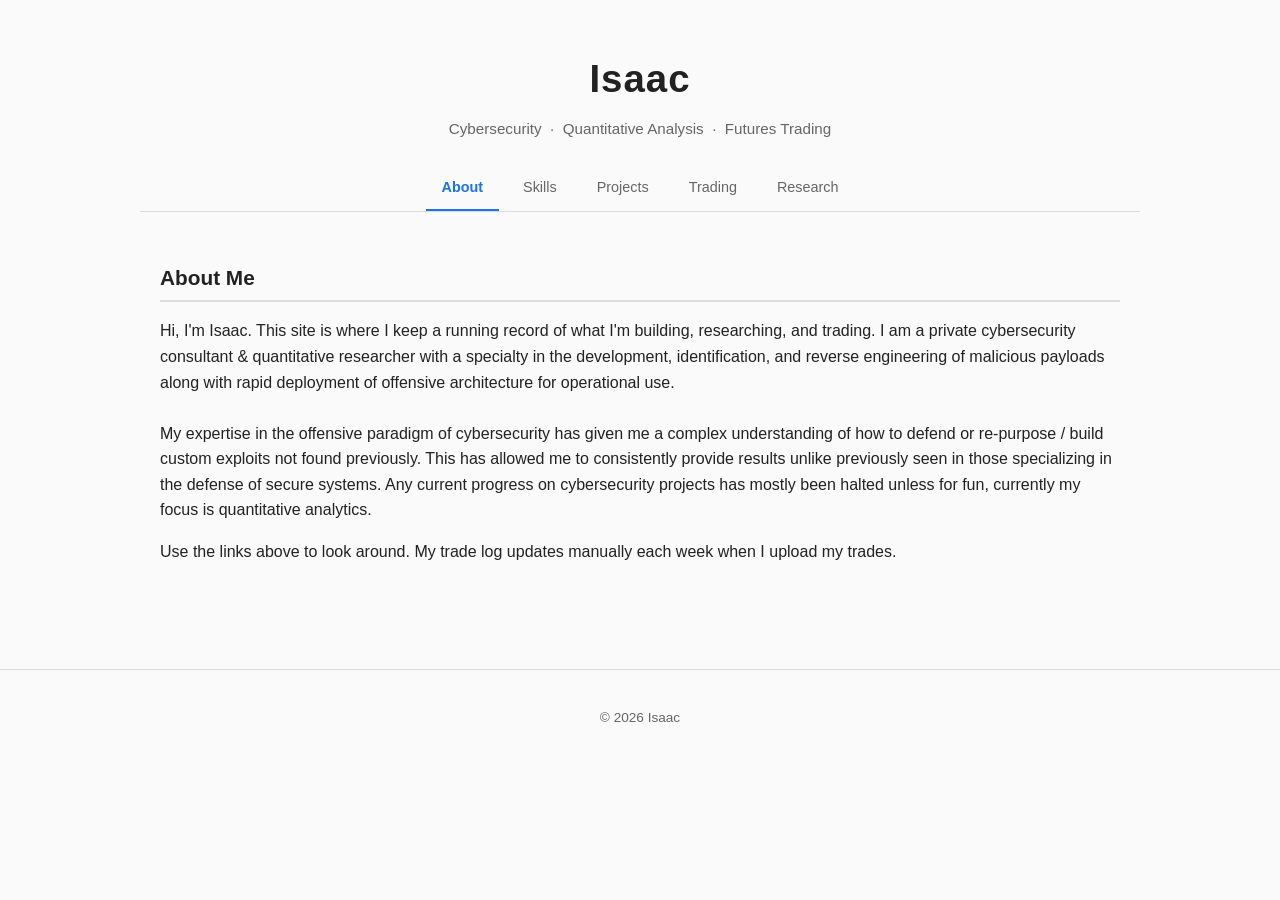
<file: index.html>
<!DOCTYPE html>
<html lang="en">
<head>
  <meta charset="UTF-8">
  <meta name="viewport" content="width=device-width, initial-scale=1.0">
  <title>Isaac</title>
  <link rel="stylesheet" href="style.css">
</head>
<body>

  <header>
    <h1>Isaac</h1>
    <p class="tagline">Cybersecurity &nbsp;&middot;&nbsp; Quantitative Analysis &nbsp;&middot;&nbsp; Futures Trading</p>
  </header>

  <!-- NAV: copied on every page. Move class="active" to the current page's <a>. -->
  <nav>
    <a href="index.html" class="active">About</a>
    <a href="skills.html">Skills</a>
    <a href="projects.html">Projects</a>
    <a href="trading.html">Trading</a>
    <a href="research.html">Research</a>
  </nav>

  <main>

    <!-- ============ ABOUT ME ============ -->
    <!-- EDIT: change the paragraph text below -->
    <section id="about">
      <h2>About Me</h2>
      <p>
        Hi, I'm Isaac. This site is where I keep a running record of
        what I'm building, researching, and trading. I am a private cybersecurity consultant & quantitative researcher with a specialty in the development, identification, and reverse engineering of malicious payloads along with rapid deployment of offensive architecture for operational use.<br><br>My expertise in the offensive paradigm of cybersecurity has given me a complex understanding of how to defend or re-purpose / build custom exploits not found previously. This has allowed me to consistently provide results unlike previously seen in those specializing in the defense of secure systems. Any current progress on cybersecurity projects has mostly been halted unless for fun, currently my focus is quantitative analytics. 
      </p>
      <p>
        Use the links above to look around. My trade log updates manually each week when I upload my trades.
      </p>
    </section>

  </main>

  <footer>
    <p>&copy; <span id="year"></span> Isaac</p>
  </footer>

  <script>
    document.getElementById('year').textContent = new Date().getFullYear();
  </script>
</body>
</html>
</file>
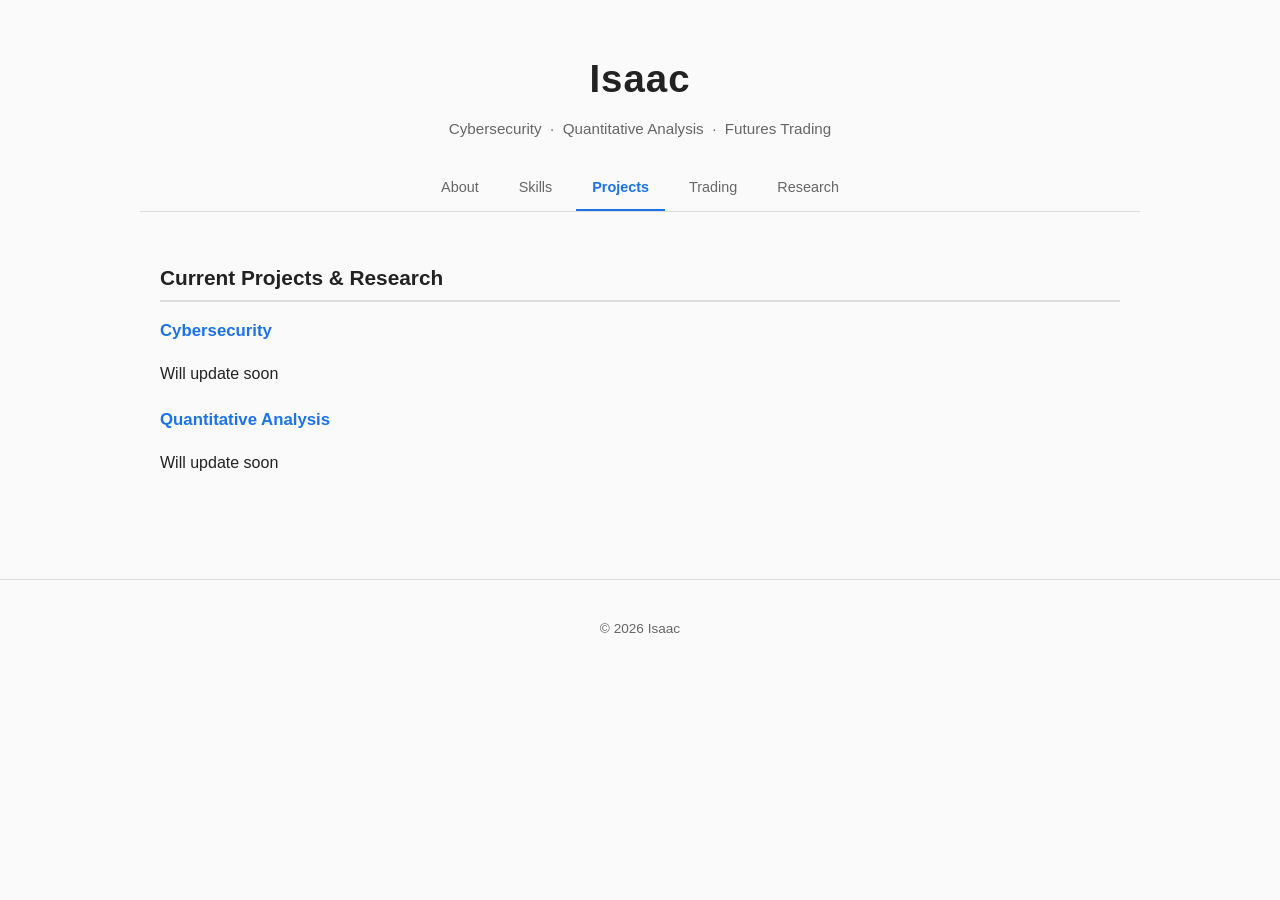
<file: projects.html>
<!DOCTYPE html>
<html lang="en">
<head>
  <meta charset="UTF-8">
  <meta name="viewport" content="width=device-width, initial-scale=1.0">
  <title>Isaac &middot; Projects</title>
  <link rel="stylesheet" href="style.css">
</head>
<body>

  <header>
    <h1>Isaac</h1>
    <p class="tagline">Cybersecurity &nbsp;&middot;&nbsp; Quantitative Analysis &nbsp;&middot;&nbsp; Futures Trading</p>
  </header>

  <!-- NAV: copied on every page. Move class="active" to the current page's <a>. -->
  <nav>
    <a href="index.html">About</a>
    <a href="skills.html">Skills</a>
    <a href="projects.html" class="active">Projects</a>
    <a href="trading.html">Trading</a>
    <a href="research.html">Research</a>
  </nav>

  <main>

    <!-- ============ CURRENT PROJECTS & RESEARCH ============ -->
    <!-- EDIT: add/remove the <article> blocks below -->
    <section id="projects">
      <h2>Current Projects &amp; Research</h2>

      <article>
        <h3>Cybersecurity</h3>
        <p>Will update soon</p>
      </article>

      <article>
        <h3>Quantitative Analysis</h3>
        <p>Will update soon</p>
      </article>
    </section>

  </main>

  <footer>
    <p>&copy; <span id="year"></span> Isaac</p>
  </footer>

  <script>
    document.getElementById('year').textContent = new Date().getFullYear();
  </script>
</body>
</html>
</file>
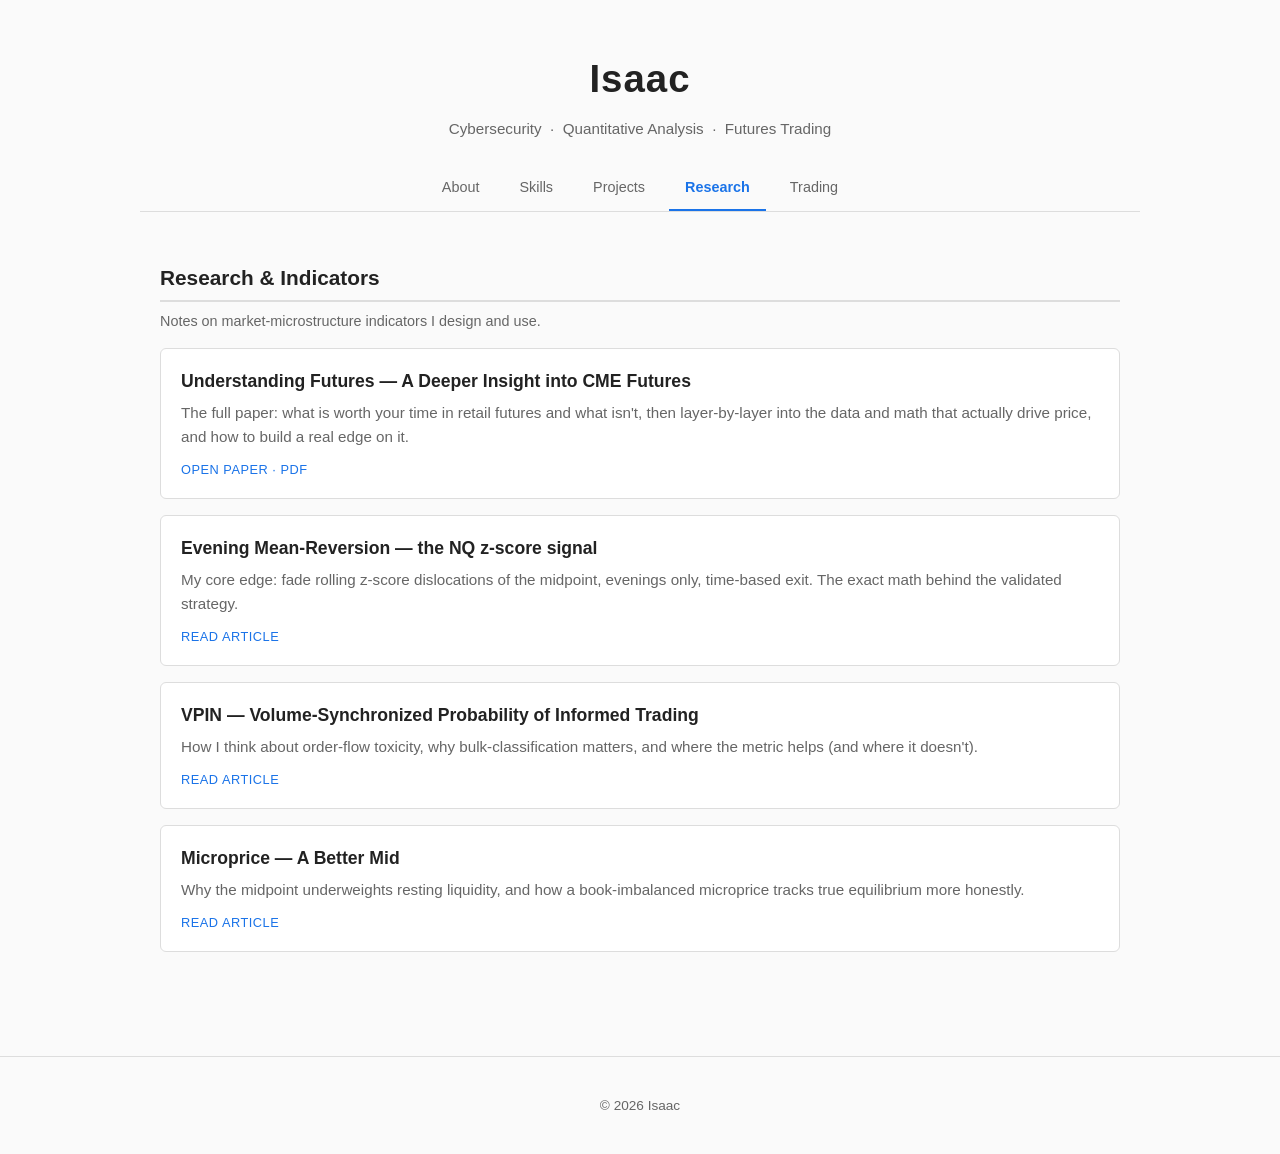
<file: research.html>
<!DOCTYPE html>
<html lang="en">
<head>
  <meta charset="UTF-8">
  <meta name="viewport" content="width=device-width, initial-scale=1.0">
  <title>Isaac &middot; Research</title>
  <link rel="stylesheet" href="style.css">
</head>
<body>

  <header>
    <h1>Isaac</h1>
    <p class="tagline">Cybersecurity &nbsp;&middot;&nbsp; Quantitative Analysis &nbsp;&middot;&nbsp; Futures Trading</p>
  </header>

  <!-- NAV: copied on every page. Move class="active" to the current page's <a>. -->
  <nav>
    <a href="index.html">About</a>
    <a href="skills.html">Skills</a>
    <a href="projects.html">Projects</a>
    <a href="research.html" class="active">Research</a>
    <a href="trading.html">Trading</a>
  </nav>

  <main>

    <!-- ============ RESEARCH INDEX ============ -->
    <!-- To add a new article: copy one <a class="card"> block, change the
         title/description/date, and set its href to your new article file
         (e.g. href="article-my-indicator.html"). -->
    <section id="research">
      <h2>Research &amp; Indicators</h2>
      <p class="muted">Notes on market-microstructure indicators I design and use.</p>

      <div class="article-list">

        <a class="card" href="paper-cme-insight.pdf" target="_blank" rel="noopener">
          <h3>Understanding Futures &mdash; A Deeper Insight into CME Futures</h3>
          <p>The full paper: what is worth your time in retail futures and what isn't, then layer-by-layer into the data and math that actually drive price, and how to build a real edge on it.</p>
          <span class="meta">Open paper &middot; PDF</span>
        </a>


        <a class="card" href="article-meanrev.html">
          <h3>Evening Mean-Reversion &mdash; the NQ z-score signal</h3>
          <p>My core edge: fade rolling z-score dislocations of the midpoint, evenings only, time-based exit. The exact math behind the validated strategy.</p>
          <span class="meta">Read article</span>
        </a>

        <a class="card" href="article-vpin.html">
          <h3>VPIN &mdash; Volume-Synchronized Probability of Informed Trading</h3>
          <p>How I think about order-flow toxicity, why bulk-classification matters, and where the metric helps (and where it doesn't).</p>
          <span class="meta">Read article</span>
        </a>

        <a class="card" href="article-microprice.html">
          <h3>Microprice &mdash; A Better Mid</h3>
          <p>Why the midpoint underweights resting liquidity, and how a book-imbalanced microprice tracks true equilibrium more honestly.</p>
          <span class="meta">Read article</span>
        </a>

        <!-- TEMPLATE for a new article card: copy this block
        <a class="card" href="article-your-slug.html">
          <h3>Article Title</h3>
          <p>One-line description of what this article is about.</p>
          <span class="meta">Read article</span>
        </a>
        -->

      </div>
    </section>

  </main>

  <footer>
    <p>&copy; <span id="year"></span> Isaac</p>
  </footer>

  <script>
    document.getElementById('year').textContent = new Date().getFullYear();
  </script>
</body>
</html>
</file>
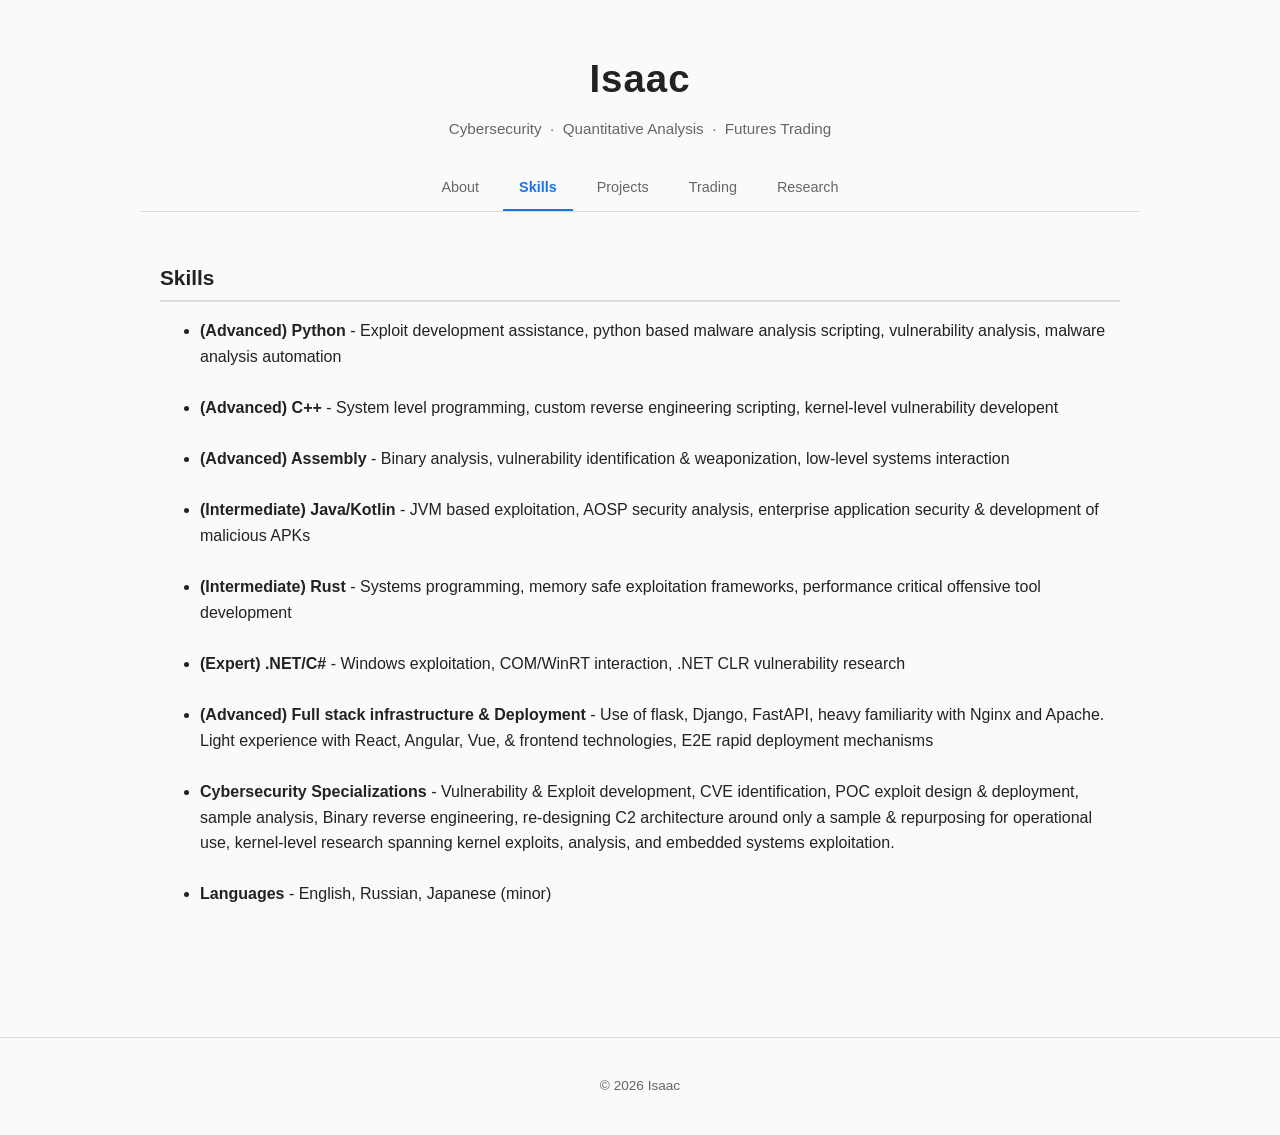
<file: skills.html>
<!DOCTYPE html>
<html lang="en">
<head>
  <meta charset="UTF-8">
  <meta name="viewport" content="width=device-width, initial-scale=1.0">
  <title>Isaac &middot; Skills</title>
  <link rel="stylesheet" href="style.css">
</head>
<body>

  <header>
    <h1>Isaac</h1>
    <p class="tagline">Cybersecurity &nbsp;&middot;&nbsp; Quantitative Analysis &nbsp;&middot;&nbsp; Futures Trading</p>
  </header>

  <!-- NAV: copied on every page. Move class="active" to the current page's <a>. -->
  <nav>
    <a href="index.html">About</a>
    <a href="skills.html" class="active">Skills</a>
    <a href="projects.html">Projects</a>
    <a href="trading.html">Trading</a>
    <a href="research.html">Research</a>
  </nav>

  <main>

    <!-- ============ SKILLS ============ -->
    <!-- EDIT: add/remove <li> items in the list below -->
    <section id="skills">
      <h2>Skills</h2>
      <ul>
        <li><b>(Advanced) Python</b> - Exploit development assistance, python based malware analysis scripting, vulnerability analysis, malware analysis automation</li><br>
        <li><b>(Advanced) C++</b> - System level programming, custom reverse engineering scripting, kernel-level vulnerability developent</li><br>
        <li><b>(Advanced) Assembly</b> - Binary analysis, vulnerability identification & weaponization, low-level systems interaction</li><br>
        <li><b>(Intermediate) Java/Kotlin</b> - JVM based exploitation, AOSP security analysis, enterprise application security & development of malicious APKs</li><br>
        <li><b>(Intermediate) Rust</b> - Systems programming, memory safe exploitation frameworks, performance critical offensive tool development</li><br>
        <li><b>(Expert) .NET/C#</b> - Windows exploitation, COM/WinRT interaction, .NET CLR vulnerability research</li><br>
        <li><b>(Advanced) Full stack infrastructure & Deployment</b> - Use of flask, Django, FastAPI, heavy familiarity with Nginx and Apache. Light experience with React, Angular, Vue, & frontend technologies, E2E rapid deployment mechanisms</li><br>
        <li><b>Cybersecurity Specializations</b> - Vulnerability & Exploit development, CVE identification, POC exploit design & deployment, sample analysis, Binary reverse engineering, re-designing C2 architecture around only a sample & repurposing for operational use, kernel-level research spanning kernel exploits, analysis, and embedded systems exploitation.</li><br>
        <li><b>Languages</b> - English, Russian, Japanese (minor)</li><br>
      </ul>
    </section>

  </main>

  <footer>
    <p>&copy; <span id="year"></span> Isaac</p>
  </footer>

  <script>
    document.getElementById('year').textContent = new Date().getFullYear();
  </script>
</body>
</html>
</file>
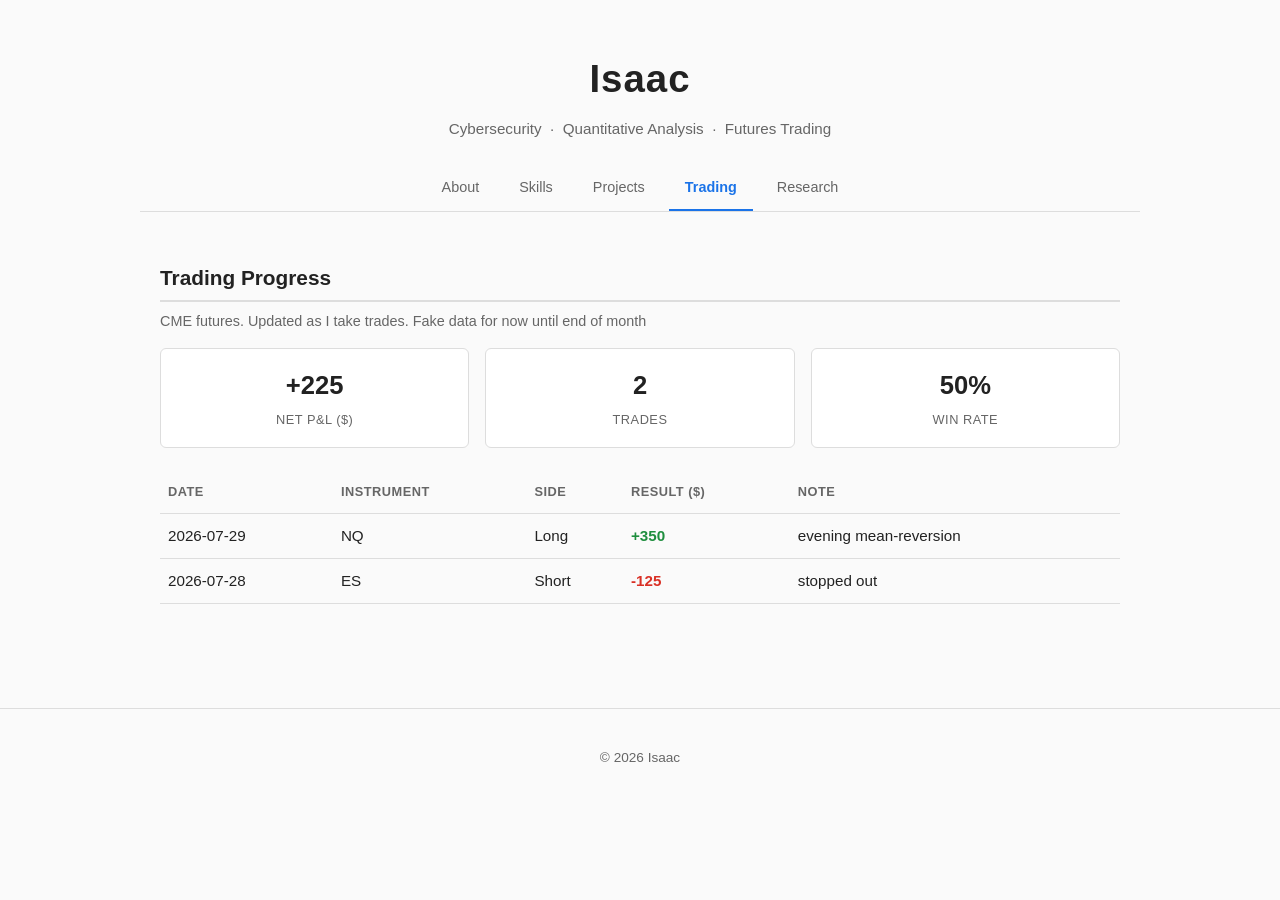
<file: trading.html>
<!DOCTYPE html>
<html lang="en">
<head>
  <meta charset="UTF-8">
  <meta name="viewport" content="width=device-width, initial-scale=1.0">
  <title>Isaac &middot; Trading</title>
  <link rel="stylesheet" href="style.css">
</head>
<body>

  <header>
    <h1>Isaac</h1>
    <p class="tagline">Cybersecurity &nbsp;&middot;&nbsp; Quantitative Analysis &nbsp;&middot;&nbsp; Futures Trading</p>
  </header>

  <!-- NAV: copied on every page. Move class="active" to the current page's <a>. -->
  <nav>
    <a href="index.html">About</a>
    <a href="skills.html">Skills</a>
    <a href="projects.html">Projects</a>
    <a href="trading.html" class="active">Trading</a>
    <a href="research.html">Research</a>
  </nav>

  <main>

    <!-- ============ TRADING PROGRESS ============ -->
    <!-- Numbers update automatically from trades.js. No HTML editing needed. -->
    <section id="trading">
      <h2>Trading Progress</h2>
      <p class="muted">CME futures. Updated as I take trades. Fake data for now until end of month</p>

      <div class="stats">
        <div class="stat">
          <span class="stat-num" id="stat-total">0</span>
          <span class="stat-label">Net P&amp;L ($)</span>
        </div>
        <div class="stat">
          <span class="stat-num" id="stat-trades">0</span>
          <span class="stat-label">Trades</span>
        </div>
        <div class="stat">
          <span class="stat-num" id="stat-win">0%</span>
          <span class="stat-label">Win Rate</span>
        </div>
      </div>

      <table>
        <thead>
          <tr>
            <th>Date</th>
            <th>Instrument</th>
            <th>Side</th>
            <th>Result ($)</th>
            <th>Note</th>
          </tr>
        </thead>
        <tbody id="trade-rows">
          <!-- filled automatically from trades.js -->
        </tbody>
      </table>
    </section>

  </main>

  <footer>
    <p>&copy; <span id="year"></span> Isaac</p>
  </footer>

  <!-- Trade data lives in this file so you can edit the "backend" easily -->
  <script src="trades.js"></script>
  <script>
    document.getElementById('year').textContent = new Date().getFullYear();

    // Read trades from trades.js (window.TRADES) and build the table.
    const trades = window.TRADES || [];

    const tbody = document.getElementById('trade-rows');
    let total = 0;
    let wins = 0;

    trades.forEach(function (t) {
      total += t.result;
      if (t.result > 0) wins++;

      const row = document.createElement('tr');
      row.innerHTML =
        '<td>' + t.date + '</td>' +
        '<td>' + t.instrument + '</td>' +
        '<td>' + t.side + '</td>' +
        '<td class="' + (t.result >= 0 ? 'pos' : 'neg') + '">' +
          (t.result >= 0 ? '+' : '') + t.result + '</td>' +
        '<td>' + (t.note || '') + '</td>';
      tbody.appendChild(row);
    });

    // Fill the big numbers.
    document.getElementById('stat-total').textContent =
      (total >= 0 ? '+' : '') + total.toLocaleString();
    document.getElementById('stat-trades').textContent = trades.length;
    document.getElementById('stat-win').textContent =
      trades.length ? Math.round((wins / trades.length) * 100) + '%' : '0%';
  </script>
</body>
</html>
</file>
<file: style.css>
/* ===== Simple, clean styles for Isaac's page ===== */

:root {
  --bg: #fafafa;
  --text: #222;
  --muted: #666;
  --line: #ddd;
  --accent: #1a73e8;
  --green: #1e8e3e;
  --red: #d93025;
}

* {
  box-sizing: border-box;
}

body {
  margin: 0;
  background: var(--bg);
  color: var(--text);
  font-family: -apple-system, BlinkMacSystemFont, "Segoe UI", Roboto, Helvetica, Arial, sans-serif;
  line-height: 1.6;
}

/* header */
header {
  padding: 48px 20px 0;
  text-align: center;
}

header h1 {
  margin: 0;
  font-size: 2.4rem;
  letter-spacing: 1px;
}

.tagline {
  margin: 8px 0 0;
  color: var(--muted);
  font-size: 0.95rem;
}

/* nav bar */
nav {
  max-width: 1000px;
  margin: 24px auto 0;
  padding: 0 20px;
  display: flex;
  justify-content: center;
  gap: 8px;
  flex-wrap: wrap;
  border-bottom: 1px solid var(--line);
}

nav a {
  text-decoration: none;
  color: var(--muted);
  font-size: 0.9rem;
  padding: 10px 16px;
  border-bottom: 2px solid transparent;
}

nav a:hover {
  color: var(--text);
}

/* the link for the page you're currently on */
nav a.active {
  color: var(--accent);
  border-bottom-color: var(--accent);
  font-weight: 600;
}

/* layout */
main {
  /* Make this number bigger to fill more of the page,
     smaller for a tighter reading column. 720 = thin, 1000 = wide. */
  max-width: 1000px;
  margin: 0 auto;
  padding: 32px 20px 64px;
}

section {
  margin-bottom: 40px;
}

h2 {
  font-size: 1.3rem;
  border-bottom: 2px solid var(--line);
  padding-bottom: 6px;
  margin-bottom: 16px;
}

/* projects */
article {
  margin-bottom: 20px;
}

article h3 {
  margin: 0 0 6px;
  font-size: 1.05rem;
  color: var(--accent);
}

/* trading stats */
.stats {
  display: flex;
  gap: 16px;
  margin-bottom: 24px;
  flex-wrap: wrap;
}

.stat {
  flex: 1;
  min-width: 120px;
  background: #fff;
  border: 1px solid var(--line);
  border-radius: 6px;
  padding: 16px;
  text-align: center;
}

.stat-num {
  display: block;
  font-size: 1.6rem;
  font-weight: 700;
}

.stat-label {
  color: var(--muted);
  font-size: 0.8rem;
  text-transform: uppercase;
  letter-spacing: 0.5px;
}

.muted {
  color: var(--muted);
  font-size: 0.9rem;
  margin-top: -8px;
}

/* table */
table {
  width: 100%;
  border-collapse: collapse;
  font-size: 0.95rem;
}

th, td {
  text-align: left;
  padding: 10px 8px;
  border-bottom: 1px solid var(--line);
}

th {
  font-size: 0.8rem;
  text-transform: uppercase;
  letter-spacing: 0.5px;
  color: var(--muted);
}

td.pos { color: var(--green); font-weight: 600; }
td.neg { color: var(--red); font-weight: 600; }

/* footer */
footer {
  text-align: center;
  padding: 24px;
  color: var(--muted);
  font-size: 0.85rem;
  border-top: 1px solid var(--line);
}

/* small screens */
@media (max-width: 600px) {
  header h1 { font-size: 1.9rem; }
  .stat-num { font-size: 1.3rem; }
  th, td { font-size: 0.85rem; padding: 8px 4px; }
  nav a { padding: 8px 10px; font-size: 0.85rem; }
}

/* ===== Research article cards ===== */
.article-list {
  display: flex;
  flex-direction: column;
  gap: 16px;
}
 
.card {
  display: block;
  text-decoration: none;
  color: var(--text);
  background: #fff;
  border: 1px solid var(--line);
  border-radius: 6px;
  padding: 18px 20px;
  transition: border-color 0.12s ease, transform 0.12s ease;
}
 
.card:hover {
  border-color: var(--accent);
  transform: translateY(-1px);
}
 
.card h3 {
  margin: 0 0 6px;
  font-size: 1.1rem;
  color: var(--text);
}
 
.card p {
  margin: 0;
  color: var(--muted);
  font-size: 0.95rem;
}
 
.card .meta {
  display: block;
  margin-top: 10px;
  color: var(--accent);
  font-size: 0.8rem;
  text-transform: uppercase;
  letter-spacing: 0.5px;
}
 
/* ===== Article (single piece) reading view ===== */
.lead {
  font-size: 1.1rem;
  color: var(--muted);
  margin-bottom: 28px;
}
 
.article-body h3 {
  margin: 28px 0 8px;
  font-size: 1.1rem;
}
 
.article-body p,
.article-body ul {
  margin: 0 0 14px;
}
 
.article-body ul {
  padding-left: 22px;
}
 
.article-body code {
  background: #eef2f7;
  border: 1px solid var(--line);
  border-radius: 4px;
  padding: 1px 5px;
  font-size: 0.9rem;
}
 
.back-link {
  display: inline-block;
  margin-bottom: 20px;
  text-decoration: none;
  color: var(--accent);
  font-size: 0.9rem;
}
</file>
